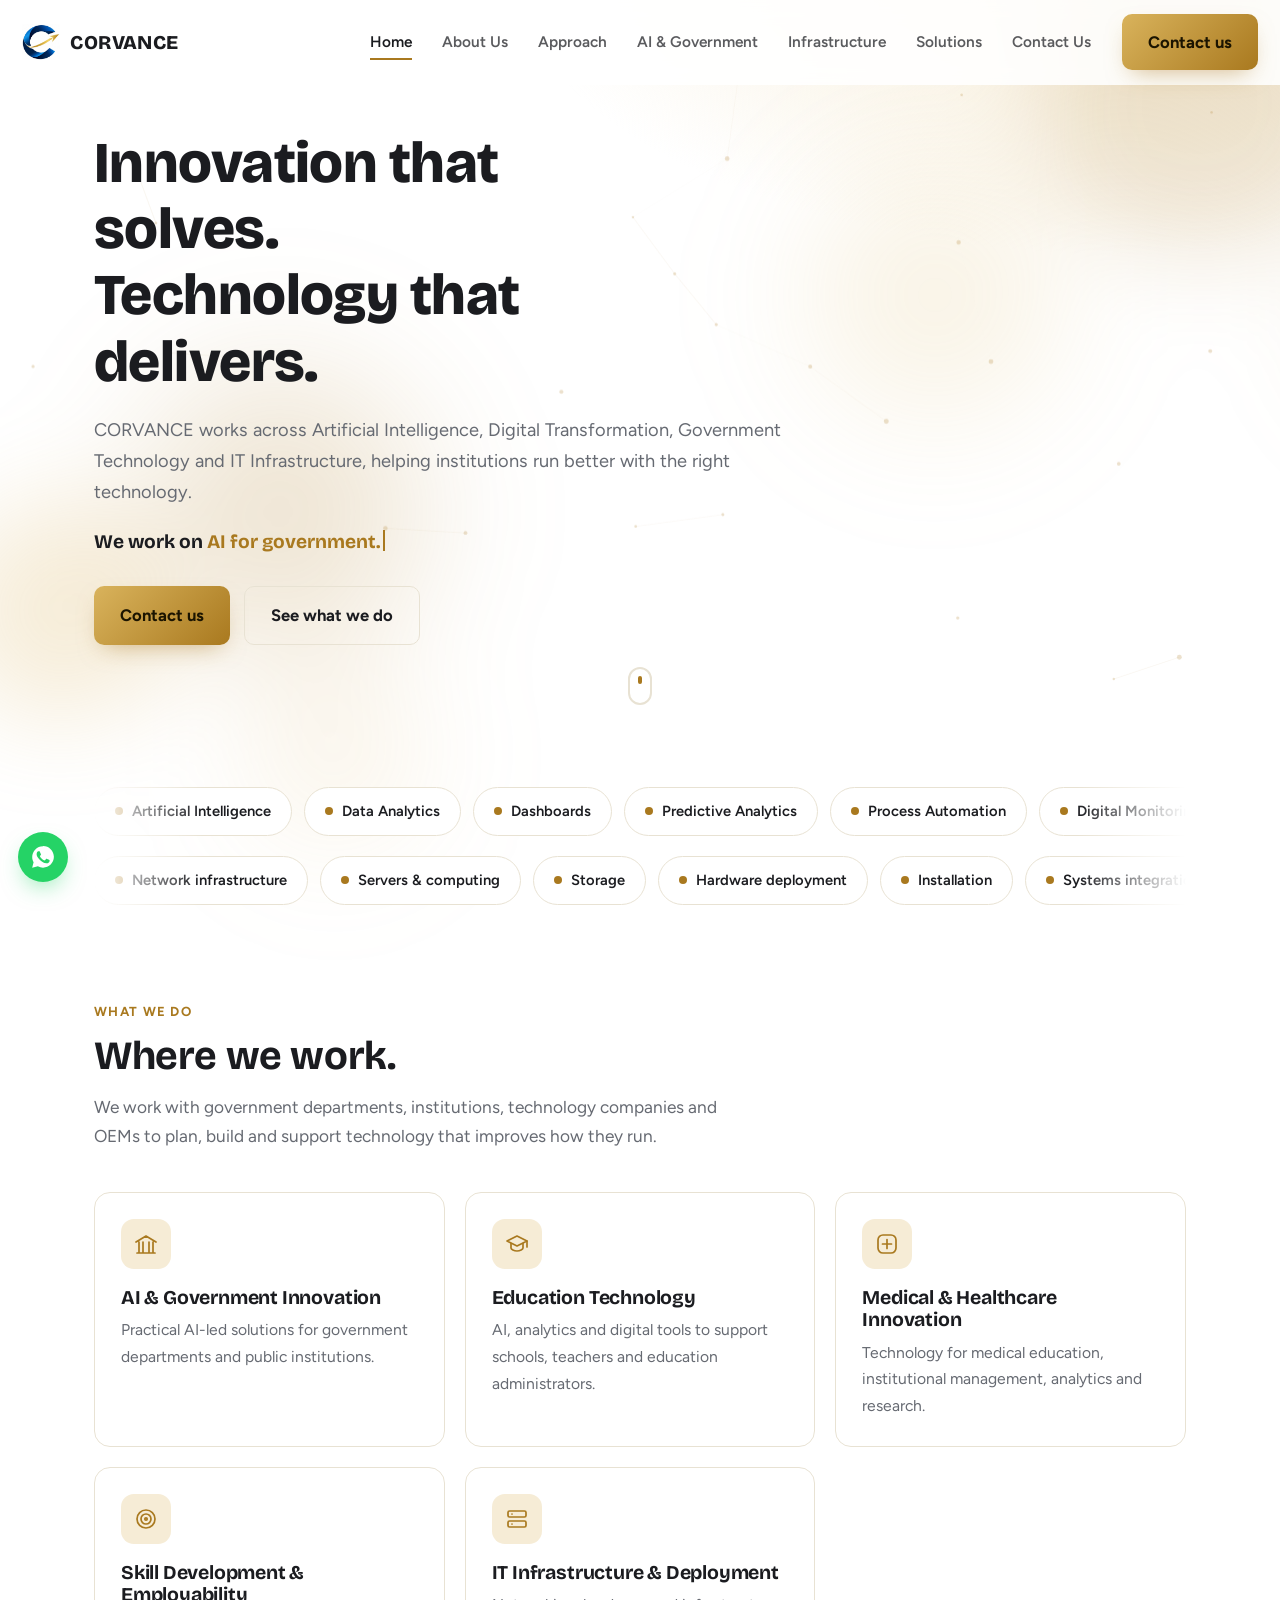
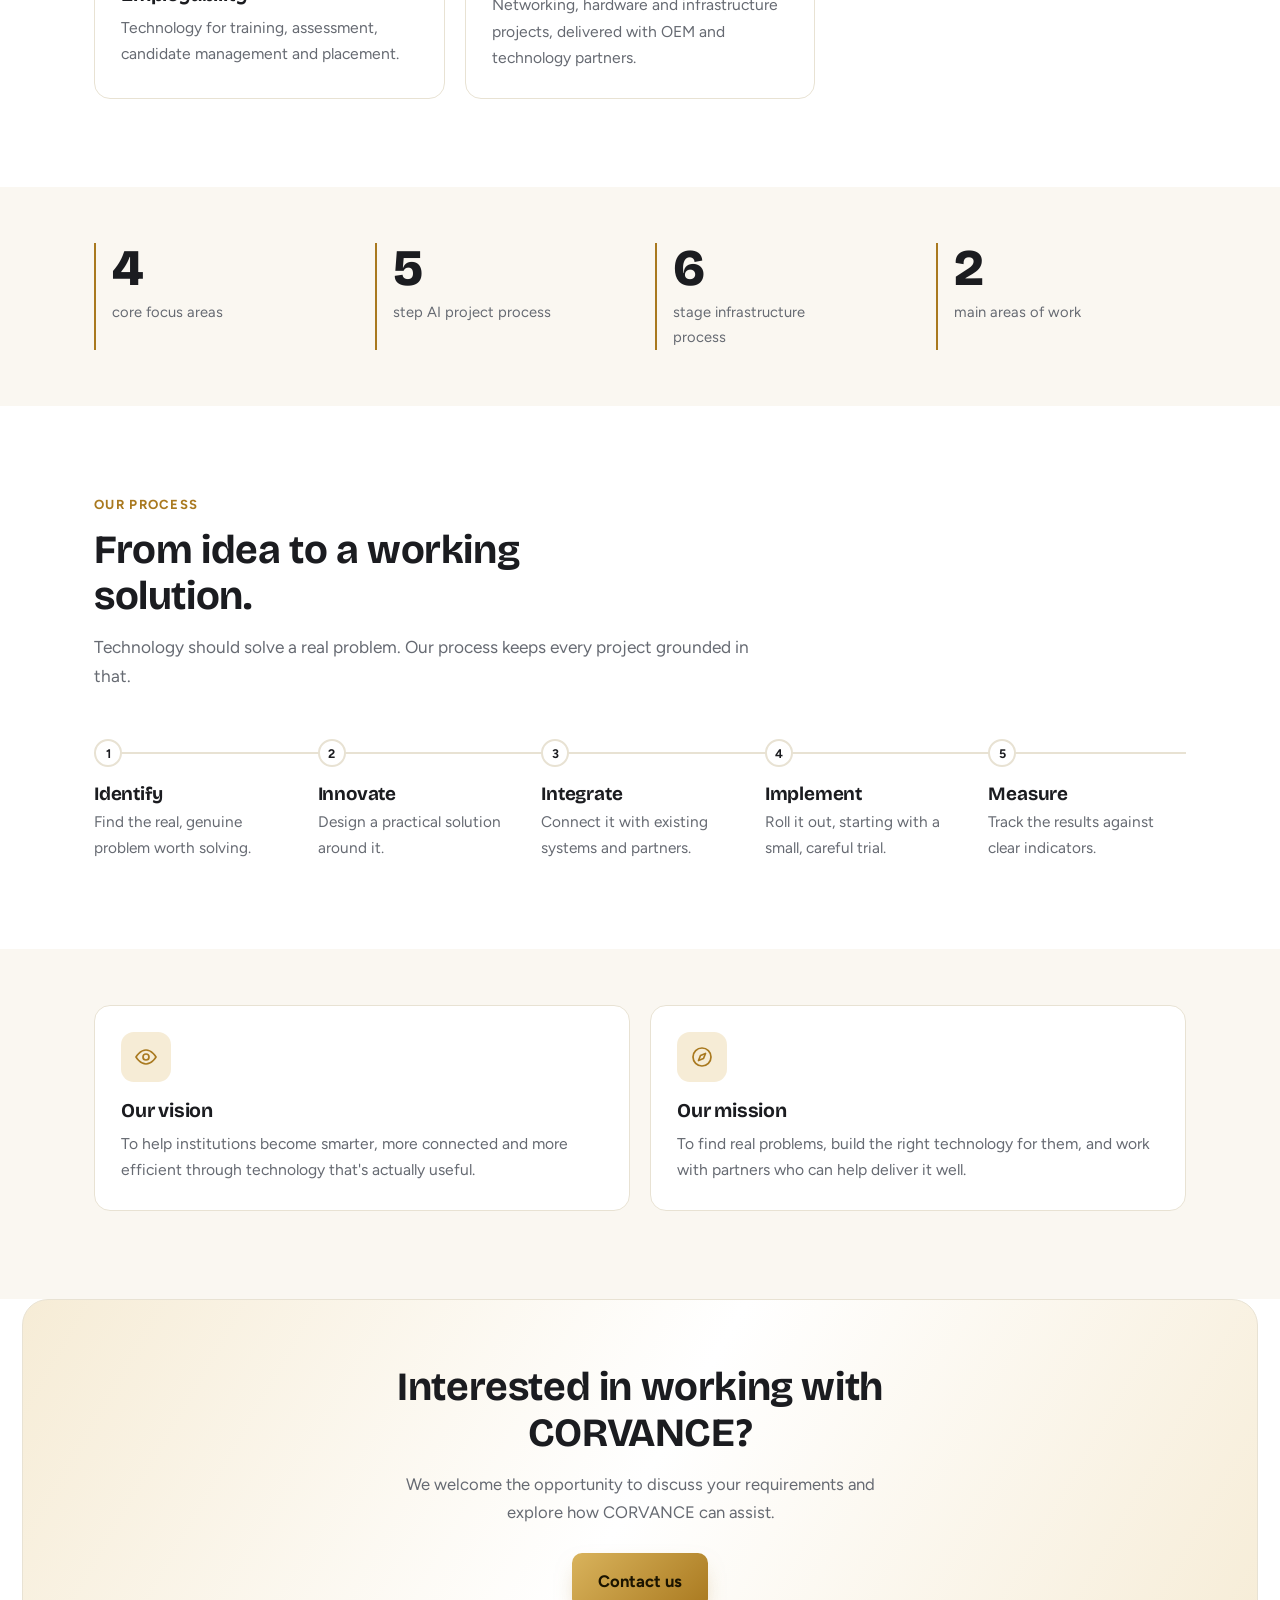
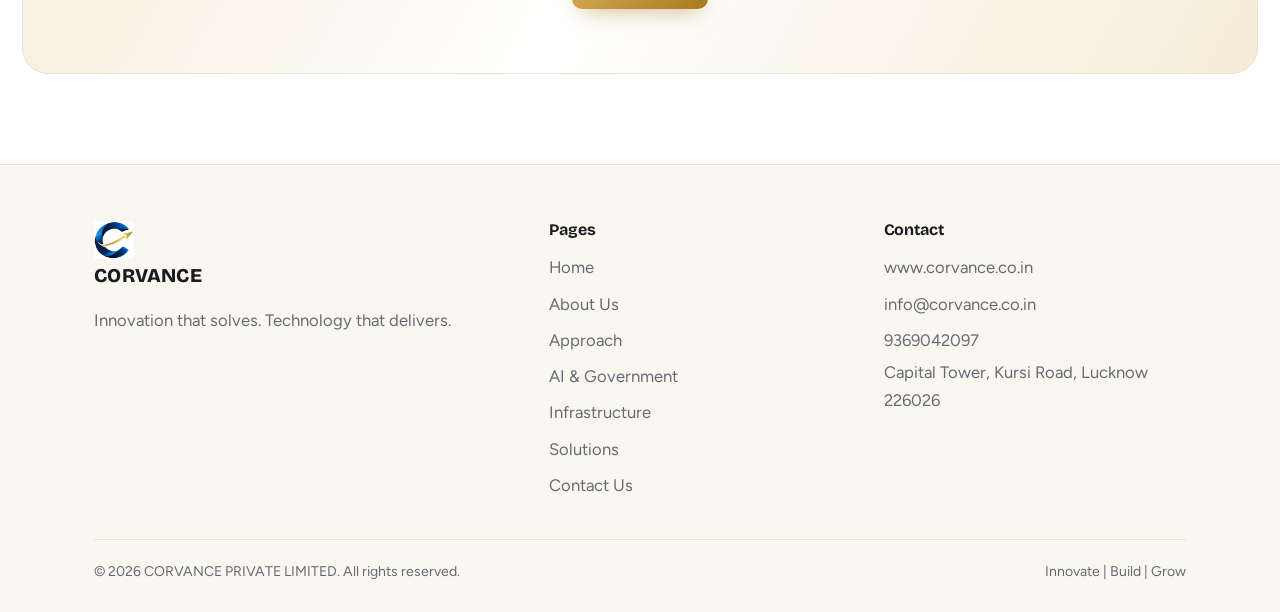
<file: index.html>
<!DOCTYPE html>
<html lang="en">
<head>
<meta charset="utf-8">
<meta name="viewport" content="width=device-width, initial-scale=1, viewport-fit=cover">
<title>CORVANCE Private Limited | AI, Government Technology and IT Infrastructure</title>
<meta name="description" content="CORVANCE works at the intersection of Artificial Intelligence, Digital Transformation, Government Technology and IT Infrastructure.">

<!-- Favicon (browser tab icon) -->
<link rel="icon" type="image/jpeg" href="assets/logo-icon.jpg">
<link rel="apple-touch-icon" href="assets/logo-icon.jpg">

<!-- Link preview card for WhatsApp, LinkedIn, email clients, etc.
     These are static tags because most link-preview crawlers do not run JavaScript,
     so the URLs below are hardcoded to the live domain. If the domain ever changes,
     update the four "https://www.corvance.co.in" lines below to match. -->
<meta property="og:type" content="website">
<meta property="og:site_name" content="CORVANCE Private Limited">
<meta property="og:title" content="CORVANCE Private Limited | AI, Government Technology and IT Infrastructure">
<meta property="og:description" content="CORVANCE works at the intersection of Artificial Intelligence, Digital Transformation, Government Technology and IT Infrastructure.">
<meta property="og:url" content="https://www.corvance.co.in/">
<meta property="og:image" content="https://www.corvance.co.in/assets/logo-lockup.jpg">
<meta name="twitter:card" content="summary_large_image">
<meta name="twitter:title" content="CORVANCE Private Limited">
<meta name="twitter:description" content="AI, Government Technology and IT Infrastructure.">
<meta name="twitter:image" content="https://www.corvance.co.in/assets/logo-lockup.jpg">

<!-- Organization structured data, helps Google show the name/logo correctly in search results.
     Update the email line once an official address is available; remove the comment marks around it. -->
<script type="application/ld+json">
{
  "@context": "https://schema.org",
  "@type": "Organization",
  "name": "CORVANCE Private Limited",
  "url": "https://www.corvance.co.in/",
  "logo": "https://www.corvance.co.in/assets/logo-lockup.jpg",
  "address": {
    "@type": "PostalAddress",
    "streetAddress": "Capital Tower, Kursi Road",
    "addressLocality": "Lucknow",
    "postalCode": "226026",
    "addressCountry": "IN"
  },
  "contactPoint": {
    "@type": "ContactPoint",
    "telephone": "+91-9369042097",
    "contactType": "customer service"
  }
}
</script>

<!-- Analytics (optional): paste a GA4 Measurement ID below (looks like "G-XXXXXXX") to enable.
     Left blank, nothing loads and nothing is tracked. -->
<script>
  const GA_MEASUREMENT_ID = '';
  if (GA_MEASUREMENT_ID) {
    const s = document.createElement('script');
    s.async = true;
    s.src = 'https://www.googletagmanager.com/gtag/js?id=' + GA_MEASUREMENT_ID;
    document.head.appendChild(s);
    window.dataLayer = window.dataLayer || [];
    function gtag(){dataLayer.push(arguments);}
    gtag('js', new Date());
    gtag('config', GA_MEASUREMENT_ID);
  }
</script>

<link rel="preconnect" href="https://fonts.googleapis.com">
<link rel="preconnect" href="https://fonts.gstatic.com" crossorigin>
<link href="https://fonts.googleapis.com/css2?family=Bricolage+Grotesque:opsz,wght@12..96,400..800&family=Figtree:wght@400;500;600&display=swap" rel="stylesheet">
<link rel="stylesheet" href="css/style.css">
</head>
<body>
<a class="skip" href="#main">Skip to content</a>
<div class="progress" id="progress"></div>
<div class="cursor" id="cursor"></div>

<header class="nav" id="nav">
  <a class="logo" href="#/home" aria-label="CORVANCE home">
    <img src="assets/logo-icon.jpg" alt="">
    <span class="nm">CORVANCE</span>
  </a>
  <nav class="links" id="links" aria-label="Main"></nav>
  <a class="btn btn-gold nav-cta mag" href="#/contact">Contact us</a>
  <button class="burger" id="burger" aria-label="Open menu" aria-expanded="false"><i></i><i></i></button>
</header>
<div class="mmenu" id="mmenu"></div>

<main id="main">

<!-- HOME -->
<section class="page" id="page-home" hidden>
  <div class="hero" data-play>
    <div class="orb o1" data-speed=".1"><b></b></div><div class="orb o2" data-speed=".16"><b></b></div>
    <canvas id="net" aria-hidden="true"></canvas>
    <div class="wrap">
      <h1 class="split"><span class="ln"><span>Innovation that solves.</span></span><span class="ln"><span>Technology that delivers.</span></span></h1>
      <p class="sub fx">CORVANCE works across Artificial Intelligence, Digital Transformation, Government Technology and IT Infrastructure, helping institutions run better with the right technology.</p>
      <div class="typed fx d2" aria-live="off">We work on <b id="typed"></b><s></s></div>
      <div class="cta-row fx d3">
        <a class="btn btn-gold mag" href="#/contact">Contact us</a>
        <a class="btn btn-line mag" href="#/solutions">See what we do</a>
      </div>
    </div>
    <div class="scrollcue" aria-hidden="true"></div>
  </div>

  <div class="sec tight"><div class="wrap">
    <div class="marq" aria-hidden="true"><div class="track" data-marq="0"></div></div>
    <div class="marq rev" aria-hidden="true"><div class="track" data-marq="1"></div></div>
  </div></div>

  <div class="sec" style="padding-top:30px"><div class="wrap">
    <span class="eyebrow" data-anim="rise">What we do</span>
    <h2 data-anim="rise">Where we work.</h2>
    <p class="lead" data-anim="rise">We work with government departments, institutions, technology companies and OEMs to plan, build and support technology that improves how they run.</p>
    <div class="grid3" id="focus"></div>
  </div></div>

  <div class="sec soft" style="padding-top:0;padding-bottom:0"><div class="sec tight"><div class="wrap"><div class="stats" id="stats"></div></div></div></div>

  <div class="sec"><div class="wrap">
    <span class="eyebrow" data-anim="rise">Our process</span>
    <h2 data-anim="wipe">From idea to a working solution.</h2>
    <p class="lead" data-anim="rise">Technology should solve a real problem. Our process keeps every project grounded in that.</p>
    <div class="proc" id="proc-home" style="--n:5"><div class="fill"></div></div>
  </div></div>

  <div class="sec soft" style="padding-top:0"><div class="wrap">
    <div class="grid3" style="grid-template-columns:repeat(auto-fit,minmax(min(100%,320px),1fr));margin-top:0;padding-top:56px">
      <div data-anim="left"><div class="card"><div class="icon" data-icon="eye"></div><h3>Our vision</h3><p>To help institutions become smarter, more connected and more efficient through technology that's actually useful.</p></div></div>
      <div data-anim="right"><div class="card"><div class="icon" data-icon="compass"></div><h3>Our mission</h3><p>To find real problems, build the right technology for them, and work with partners who can help deliver it well.</p></div></div>
    </div>
  </div></div>

  <div data-cta></div>
</section>

<!-- ABOUT US (leadership) -->
<section class="page" id="page-about-us" hidden>
  <div class="phead" data-play>
    <div class="orb o1" data-speed=".1"><b></b></div><div class="orb o2" data-speed=".16"><b></b></div>
    <div class="wrap">
      <h1 class="split"><span class="ln"><span>The people behind</span></span><span class="ln"><span>CORVANCE.</span></span></h1>
      <p class="fx">A small, hands-on team focused on doing the work properly.</p>
    </div>
  </div>

  <div class="sec"><div class="wrap">
    <span class="eyebrow" data-anim="rise">Leadership</span>
    <h2 data-anim="wipe">Executive Director.</h2>
    <div class="people" id="director" style="max-width:420px;margin-left:0"></div>
  </div></div>

  <div class="sec soft" style="padding-top:56px"><div class="wrap">
    <span class="eyebrow" data-anim="rise">Ownership</span>
    <h2 data-anim="wipe">Shareholders &amp; executives.</h2>
    <div class="people" id="shareholders"></div>
  </div></div>

  <div data-cta></div>
</section>

<!-- APPROACH -->
<section class="page" id="page-approach" hidden>
  <div class="phead" data-play>
    <div class="orb o1" data-speed=".1"><b></b></div><div class="orb o2" data-speed=".16"><b></b></div>
    <div class="wrap">
      <h1 class="split"><span class="ln"><span>Technology</span></span><span class="ln"><span>with purpose.</span></span></h1>
      <p class="fx">CORVANCE is an emerging technology and innovation-focused organisation working across Artificial Intelligence, Digital Transformation, Government Technology and IT Infrastructure.</p>
    </div>
  </div>

  <div class="sec"><div class="wrap">
    <span class="eyebrow" data-anim="rise">How we think</span>
    <h2 data-anim="wipe">Our approach is simple.</h2>
    <div class="panel" data-anim="rise" style="margin-top:26px">
      <p><strong>Understand the problem. Design the solution. Implement the technology. Measure the outcome.</strong><br><br>The future of technology adoption won't be defined by hardware or software alone, but by how much it actually improves the way an organisation works.</p>
    </div>
  </div></div>

  <div class="sec soft" style="padding-top:0"><div class="wrap">
    <span class="eyebrow" data-anim="rise" style="padding-top:56px;display:block">What we focus on</span>
    <h2 data-anim="wipe">Two areas of work.</h2>
    <div class="grid3" style="grid-template-columns:repeat(auto-fit,minmax(min(100%,420px),1fr))">
      <div data-anim="left"><article class="card"><div class="icon">01</div><h3>AI &amp; Digital Innovation</h3><p>Finding places where Artificial Intelligence, data and automation can genuinely improve how an organisation runs: its efficiency, decision-making, monitoring and day-to-day processes.</p></article></div>
      <div data-anim="right"><article class="card"><div class="icon">02</div><h3>Technology Infrastructure</h3><p>Helping organisations set up reliable technology infrastructure such as networks, computing and hardware, by working with OEMs, system integrators and technology partners.</p><a class="more" href="#/infrastructure">Infrastructure services <span aria-hidden="true">&rarr;</span></a></article></div>
    </div>
  </div></div>

  <div class="sec"><div class="wrap two">
    <div>
      <span class="eyebrow" data-anim="rise">Public sector</span>
      <h2 data-anim="wipe">Government technology.</h2>
      <p class="lead" data-anim="rise">We focus particularly on these areas:</p>
    </div>
    <ul class="tagc" id="about-gov" data-anim="rise" style="margin-top:0"></ul>
  </div></div>

  <div class="sec soft" style="padding-top:0"><div class="wrap">
    <span class="eyebrow" data-anim="rise" style="padding-top:56px;display:block">Our philosophy</span>
    <h2 data-anim="wipe">Innovation should solve a problem.</h2>
    <p class="lead" data-anim="rise">Before starting any project, we ask three questions:</p>
    <div class="grid3" id="philosophy"></div>
  </div></div>

  <div class="sec"><div class="wrap">
    <span class="eyebrow" data-anim="rise">How we work with others</span>
    <h2 data-anim="wipe">Building the right partnerships.</h2>
    <p class="lead" data-anim="rise">Good technology needs the right people around it. We aim to connect:</p>
    <div id="chain" data-anim="pop"></div>
  </div></div>
  <div data-cta></div>
</section>

<!-- AI & GOVERNMENT -->
<section class="page" id="page-ai" hidden>
  <div class="phead" data-play>
    <div class="orb o1" data-speed=".1"><b></b></div><div class="orb o2" data-speed=".16"><b></b></div>
    <div class="wrap">
      <h1 class="split"><span class="ln"><span>AI and innovation</span></span><span class="ln"><span>for government.</span></span></h1>
      <p class="fx">We don't use AI just because it's new. We look for places where it can genuinely make a public service work better.</p>
    </div>
  </div>

  <div class="sec"><div class="wrap">
    <span class="eyebrow" data-anim="rise">Our process</span>
    <h2 data-anim="wipe">How we approach an AI project.</h2>
    <p class="lead" data-anim="rise">A simple, careful path from understanding the problem to measuring the result.</p>
    <div class="grid3" id="aifw"></div>
  </div></div>

  <div class="sec soft" style="padding-top:0"><div class="wrap">
    <span class="eyebrow" data-anim="rise" style="padding-top:56px;display:block">What's possible</span>
    <h2 data-anim="wipe">Ways AI can help.</h2>
    <div class="grid3" id="aiapps"></div>
  </div></div>

  <div class="sec"><div class="wrap two">
    <div>
      <span class="eyebrow" data-anim="rise">Doing it responsibly</span>
      <h2 data-anim="wipe">Responsible AI.</h2>
      <p class="lead" data-anim="rise">AI used in government needs extra care. We pay particular attention to:</p>
      <div class="panel" data-anim="rise" style="margin-top:24px"><p><strong>We believe in AI that is closely supervised by people, and clearly tied to a real outcome, not AI for its own sake.</strong></p></div>
    </div>
    <ul class="tagc" id="responsible" data-anim="rise" style="margin-top:0"></ul>
  </div></div>

  <div class="sec soft" style="padding-top:56px"><div class="wrap">
    <span class="eyebrow" data-anim="rise">By sector</span>
    <h2 data-anim="wipe">Where we focus in the public sector.</h2>
    <p class="lead" data-anim="rise">Select a sector to see the areas we're exploring.</p>
    <div class="tabs" id="tabs" role="tablist" aria-label="Sectors"></div>
    <div id="sector" role="tabpanel"></div>
  </div></div>

  <div class="sec"><div class="wrap two">
    <div>
      <h2 data-anim="wipe">How we grow what works.</h2>
      <p class="lead" data-anim="rise">Most projects start small: a single institution tries something new, and we check carefully whether it's working. If it is, we help take it further, step by step, to a wider area:</p>
    </div>
    <div class="ladder-card" data-anim="rise" data-play>
      <div class="ladder" data-ladder></div>
    </div>
  </div></div>
  <div data-cta></div>
</section>

<!-- INFRASTRUCTURE -->
<section class="page" id="page-infrastructure" hidden>
  <div class="phead" data-play>
    <div class="orb o1" data-speed=".1"><b></b></div><div class="orb o2" data-speed=".16"><b></b></div>
    <div class="wrap">
      <h1 class="split"><span class="ln"><span>Connecting technology.</span></span><span class="ln"><span>Enabling deployment.</span></span></h1>
      <p class="fx">We work with technology manufacturers, distributors, system integrators and infrastructure providers, from the first requirement to installation, testing and ongoing support.</p>
    </div>
  </div>

  <div class="sec"><div class="wrap">
    <span class="eyebrow" data-anim="rise">What we cover</span>
    <h2 data-anim="wipe">Infrastructure capabilities.</h2>
    <div class="grid3" id="infra"></div>
  </div></div>

  <div class="sec soft" style="padding-top:0"><div class="wrap">
    <span class="eyebrow" data-anim="rise" style="padding-top:56px;display:block">Technology partners</span>
    <h2 data-anim="wipe">Manufacturers &amp; technology partners.</h2>
    <p class="lead" data-anim="rise">We aim to work with leading technology manufacturers across:</p>
    <ul class="tagc" id="oem-areas" data-anim="rise"></ul>
    <p class="lead" data-anim="rise" style="margin-top:30px">Names we may work with in this space include:</p>
    <ul class="tagc" id="oem-names" data-anim="rise"></ul>
    <div class="panel" data-anim="rise" style="margin-top:26px"><p>Any partnership or channel relationship is set up formally, with the right authorisation and commercial agreement in place first.</p></div>
  </div></div>

  <div class="sec"><div class="wrap">
    <span class="eyebrow" data-anim="rise">Step by step</span>
    <h2 data-anim="wipe">How a project runs.</h2>
    <p class="lead" data-anim="rise">Seven stages, from the first conversation to long-term support.</p>
    <div class="proc vert" id="proc-life"><div class="fill"></div></div>
  </div></div>
  <div data-cta></div>
</section>

<!-- SOLUTIONS -->
<section class="page" id="page-solutions" hidden>
  <div class="phead" data-play>
    <div class="orb o1" data-speed=".1"><b></b></div><div class="orb o2" data-speed=".16"><b></b></div>
    <div class="wrap">
      <h1 class="split"><span class="ln"><span>One technology partner.</span></span><span class="ln"><span>Several capabilities.</span></span></h1>
      <p class="fx">CORVANCE brings together AI, digital transformation, analytics and IT infrastructure under one roof.</p>
    </div>
  </div>

  <div class="sec"><div class="wrap">
    <span class="eyebrow" data-anim="rise">Capabilities</span>
    <h2 data-anim="wipe">What we can help with.</h2>
    <div class="grid3" id="caps"></div>
  </div></div>

  <div class="sec soft" style="padding-top:0"><div class="wrap">
    <span class="eyebrow" data-anim="rise" style="padding-top:56px;display:block">How we deliver</span>
    <h2 data-anim="wipe">Our delivery model.</h2>
    <div class="proc" id="proc-deliver" style="--n:6"><div class="fill"></div></div>
  </div></div>

  <div class="sec"><div class="wrap">
    <div class="panel" data-anim="rise">
      <h2 style="max-width:none">What we're actually aiming for.</h2>
      <p style="margin-top:14px">Delivering technology isn't the end goal by itself. What matters is:</p>
      <div class="eq" id="eq"></div>
    </div>
  </div></div>
  <div data-cta></div>
</section>

<!-- CONTACT -->
<section class="page" id="page-contact" hidden>
  <div class="phead" data-play>
    <div class="orb o1" data-speed=".1"><b></b></div><div class="orb o2" data-speed=".16"><b></b></div>
    <div class="wrap">
      <h1 class="split"><span class="ln"><span>Contact</span></span><span class="ln"><span>CORVANCE.</span></span></h1>
      <p class="fx">Government departments, OEMs, system integrators, technology companies and institutions are welcome to contact us regarding any requirement or partnership opportunity.</p>
    </div>
  </div>

  <div class="sec"><div class="wrap">
    <span class="eyebrow" data-anim="rise">Who we hear from</span>
    <h2 data-anim="wipe">Please select the option that applies to you.</h2>
    <p class="lead" data-anim="rise">Your selection will be reflected automatically in the form below.</p>
    <div class="grid3" id="partners"></div>
  </div></div>

  <div class="sec soft" style="padding-top:0"><div class="wrap">
    <span class="eyebrow" data-anim="rise" style="padding-top:56px;display:block">Get in touch</span>
    <h2 data-anim="wipe">Submit an enquiry.</h2>
    <div class="cgrid" style="margin-top:36px">
      <div class="card" data-anim="rise" id="formcard" style="height:auto">
        <form class="form" id="form" novalidate>
          <div class="row2">
            <div class="f"><input id="fn" name="name" placeholder=" " autocomplete="name" required><label for="fn">Full name</label><div class="err"></div></div>
            <div class="f"><input id="fe" name="email" type="email" placeholder=" " autocomplete="email" required><label for="fe">Email address</label><div class="err"></div></div>
          </div>
          <div class="row2">
            <div class="f"><input id="fc" name="org" placeholder=" " autocomplete="organization"><label for="fc">Organisation</label></div>
            <div class="f"><select id="fs" name="type"></select><label for="fs">I am contacting you as</label></div>
          </div>
          <div class="f"><select id="fa" name="area"></select><label for="fa">Area of interest</label></div>
          <div class="f"><textarea id="fm" name="message" placeholder=" " required></textarea><label for="fm">Please describe your requirement</label><div class="err"></div></div>
          <button class="btn btn-gold" type="submit" id="send">Submit enquiry</button>
          <p class="privacy-note">The details submitted above are used only to respond to your enquiry and are not shared with any third party.</p>
        </form>
      </div>
      <div class="info" id="info"></div>
    </div>
  </div></div>

  <div class="sec"><div class="wrap">
    <span class="eyebrow" data-anim="rise">Where we can help</span>
    <h2 data-anim="wipe">Areas of collaboration.</h2>
    <ul class="tagc" id="collab" data-anim="rise"></ul>
  </div></div>
</section>

</main>

<footer class="site">
  <div class="wrap">
    <div class="fgrid">
      <div><a class="logo" href="#/home" style="color:#fff;padding:0"><img src="assets/logo-icon.jpg" alt=""><span class="nm">CORVANCE</span></a><p style="margin-top:14px;max-width:36ch">Innovation that solves. Technology that delivers.</p></div>
      <div><h4>Pages</h4><div id="flinks"></div></div>
      <div><h4>Contact</h4><a data-web href="#"></a><a data-mail href="#"></a><a data-tel href="#"></a><span data-addr></span></div>
    </div>
    <div class="copy"><span>&copy; <span id="yr"></span> <span data-legal></span>. All rights reserved.</span><span>Innovate | Build | Grow</span></div>
  </div>
</footer>
<a class="whatsapp" id="whatsapp" href="#" target="_blank" rel="noopener" aria-label="Chat on WhatsApp">
  <svg viewBox="0 0 24 24" fill="currentColor" aria-hidden="true"><path d="M12.04 2c-5.5 0-10 4.5-10 10 0 1.77.46 3.45 1.27 4.9L2 22l5.25-1.38a9.94 9.94 0 004.79 1.22h.01c5.5 0 10-4.5 10-10s-4.5-10-10.01-10zm5.87 14.3c-.25.7-1.45 1.35-2 1.44-.51.08-1.15.11-1.86-.12-.43-.14-.98-.32-1.68-.63-2.96-1.28-4.9-4.26-5.04-4.46-.15-.2-1.21-1.6-1.21-3.05s.76-2.17 1.03-2.47c.27-.3.59-.37.79-.37.2 0 .39 0 .56.01.18.01.42-.07.65.5.25.6.85 2.08.92 2.23.07.15.12.33.02.53-.1.2-.15.32-.3.5-.15.18-.31.4-.44.53-.15.15-.3.31-.13.6.17.3.76 1.26 1.64 2.04 1.13 1 2.08 1.32 2.37 1.47.3.15.47.13.64-.08.18-.2.75-.87.95-1.17.2-.3.4-.25.66-.15.27.1 1.73.82 2.02.97.3.15.5.22.57.35.07.13.07.75-.18 1.45z"/></svg>
</a>
<button class="top" id="top" aria-label="Back to top"><svg width="20" height="20" viewBox="0 0 24 24" fill="none" stroke="currentColor" stroke-width="2.4" stroke-linecap="round" stroke-linejoin="round"><path d="M12 19V5M5 12l7-7 7 7"/></svg></button>

<script src="js/main.js"></script>
</body>
</html>
</file>
<file: css/style.css>
:root{
  color-scheme: only light;

  --bg:#ffffff;--bg-soft:#faf7f1;--surface:#ffffff;--line:#e8e2d3;--text:#1b1c20;--muted:#666a72;
  --gold:#a9791f;--gold-light:#d9b35c;--gold-pale:#f6ecd6;--dark:#17161a;--err:#c0392b;
}

*{box-sizing:border-box;margin:0;padding:0}

html{
  scroll-behavior:smooth;
  -webkit-text-size-adjust:100%;
  color-scheme:only light;
}

body{
  font-family:Figtree,system-ui,-apple-system,"Segoe UI",sans-serif;
  background:var(--bg);
  color:var(--text);
  line-height:1.7;
  overflow-x:hidden;
  font-size:1.04rem;
}

h1,h2,h3,h4{
  font-family:"Bricolage Grotesque",Figtree,system-ui,sans-serif;
  line-height:1.15;
  letter-spacing:-.01em;
  font-weight:700
}

a{color:inherit;text-decoration:none}
ul{list-style:none}
button,input,select,textarea{font:inherit;color:inherit}

:focus-visible{
  outline:3px solid var(--gold);
  outline-offset:3px;
  border-radius:6px
}

[hidden]{display:none!important}

.wrap{max-width:1140px;margin:0 auto;padding:0 24px}
.sec{padding:88px 0}
.sec.tight{padding:56px 0}
.sec.soft{background:var(--bg-soft)}
h2{font-size:clamp(1.7rem,3.6vw,2.5rem);max-width:20ch}

.eyebrow{
  display:block;
  color:var(--gold);
  font-weight:700;
  font-size:.82rem;
  letter-spacing:.1em;
  text-transform:uppercase;
  margin-bottom:10px
}

.lead{
  color:var(--muted);
  max-width:60ch;
  margin-top:14px;
  font-size:1.08rem
}

.skip{
  position:absolute;
  left:-999px;
  top:8px;
  background:var(--gold);
  color:#fff;
  padding:8px 14px;
  border-radius:8px;
  z-index:200
}

.skip:focus{left:8px}

main{
  position:relative;
  z-index:1;
  overflow-x:clip
}

.progress{
  position:fixed;
  top:0;
  left:0;
  height:3px;
  width:100%;
  transform-origin:0 50%;
  transform:scaleX(0);
  background:linear-gradient(90deg,var(--gold),var(--gold-light));
  z-index:120
}

.cursor{
  position:fixed;
  left:0;
  top:0;
  width:340px;
  height:340px;
  margin:-170px 0 0 -170px;
  border-radius:50%;
  background:radial-gradient(circle,rgba(169,121,31,.14),transparent 65%);
  pointer-events:none;
  z-index:0;
  opacity:0;
  transition:opacity .4s
}

.mag{transition:transform .25s cubic-bezier(.2,.8,.2,1)}

.orb{
  position:absolute;
  pointer-events:none;
  transform:translate3d(0,var(--py,0px),0);
  z-index:0;
}

.orb b{
  display:block;
  width:100%;
  height:100%;
  border-radius:50%;
  filter:blur(48px);
  animation:drift 13s ease-in-out infinite alternate;
  position:relative;
}

/* Main gold blob */
.o1{
  width:320px;
  height:320px;
  right:-80px;
  top:-60px
}

.o1 b{
  background:rgba(169,121,31,.16)
}

/* Extra gold blob #3 */
.o1 b::before{
  content:"";
  position:absolute;
  width:250px;
  height:250px;
  left:-230px;
  top:230px;
  border-radius:50%;
  background:rgba(217,179,92,.16);
  filter:blur(48px);
  animation:driftAlt 17s ease-in-out infinite alternate;
}

/* Extra gold blob #4 */
.o1 b::after{
  content:"";
  position:absolute;
  width:210px;
  height:210px;
  right:-180px;
  top:260px;
  border-radius:50%;
  background:rgba(169,121,31,.13);
  filter:blur(48px);
  animation:driftSoft 21s ease-in-out infinite alternate;
}

/* Existing second blob */
.o2{
  width:220px;
  height:220px;
  left:-50px;
  bottom:0
}

.o2 b{
  background:rgba(217,179,92,.22);
  animation-duration:17s
}

/* Extra gold blob #5 — slightly stronger focal blob */
.o2 b::before{
  content:"";
  position:absolute;
  width:280px;
  height:280px;
  left:190px;
  top:-130px;
  border-radius:50%;
  background:rgba(169,121,31,.20);
  filter:blur(54px);
  animation:driftHero 19s ease-in-out infinite alternate;
}

/* Extra gold blob #6 */
.o2 b::after{
  content:"";
  position:absolute;
  width:170px;
  height:170px;
  left:300px;
  top:170px;
  border-radius:50%;
  background:rgba(217,179,92,.14);
  filter:blur(45px);
  animation:driftSoft 23s ease-in-out infinite alternate-reverse;
}

/* nav */
.nav{
  position:fixed;
  top:0;
  left:0;
  right:0;
  z-index:60;
  padding:calc(env(safe-area-inset-top,0px) + 14px) 22px 14px;
  display:flex;
  align-items:center;
  gap:18px;
  background:rgba(255,255,255,.88);
  backdrop-filter:blur(10px);
  -webkit-backdrop-filter:blur(10px);
  border-bottom:1px solid transparent;
  transition:border-color .3s,box-shadow .3s
}

.nav.solid{
  border-bottom-color:var(--line);
  box-shadow:0 6px 24px rgba(20,20,15,.06)
}

.logo{
  display:flex;
  align-items:center;
  gap:10px;
  margin-right:auto
}

.logo img{height:36px;width:auto;display:block}

.logo .nm{
  font-family:"Bricolage Grotesque",sans-serif;
  font-weight:800;
  font-size:1.22rem;
  letter-spacing:.02em;
  color:var(--text)
}

.links{display:flex;gap:4px}

.links a{
  position:relative;
  padding:9px 13px;
  border-radius:999px;
  font-weight:600;
  font-size:.96rem;
  color:var(--text);
  opacity:.72;
  transition:opacity .2s
}

.links a::after{
  content:"";
  position:absolute;
  left:13px;
  right:13px;
  bottom:4px;
  height:2px;
  background:var(--gold);
  transform:scaleX(0);
  transform-origin:left;
  transition:transform .3s cubic-bezier(.2,.8,.2,1)
}

.links a:hover,.links a.act{opacity:1}

.links a:hover::after,.links a.act::after{
  transform:scaleX(1)
}

.burger{
  display:none;
  width:44px;
  height:44px;
  border-radius:50%;
  border:1px solid var(--line);
  background:transparent;
  cursor:pointer;
  position:relative
}

.burger i{
  position:absolute;
  left:12px;
  right:12px;
  height:2px;
  background:var(--text);
  border-radius:2px;
  transition:transform .35s,top .35s
}

.burger i:nth-child(1){top:17px}
.burger i:nth-child(2){top:24px}

.burger[aria-expanded="true"] i:nth-child(1){
  top:20px;
  transform:rotate(45deg)
}

.burger[aria-expanded="true"] i:nth-child(2){
  top:20px;
  transform:rotate(-45deg)
}

.mmenu{
  position:fixed;
  inset:0;
  background:var(--bg);
  z-index:55;
  display:flex;
  flex-direction:column;
  justify-content:center;
  gap:4px;
  padding:0 32px;
  transform:translateY(-100%);
  transition:transform .5s cubic-bezier(.7,0,.2,1);
  visibility:hidden
}

.mmenu.open{
  transform:none;
  visibility:visible
}

.mmenu a{
  font-family:"Bricolage Grotesque",sans-serif;
  font-size:2.1rem;
  font-weight:700;
  color:var(--text);
  padding:6px 0;
  opacity:0;
  transform:translateY(20px);
  transition:opacity .4s,transform .4s
}

.mmenu.open a{
  opacity:1;
  transform:none
}

.mmenu.open a:nth-child(2){transition-delay:.06s}
.mmenu.open a:nth-child(3){transition-delay:.12s}
.mmenu.open a:nth-child(4){transition-delay:.18s}
.mmenu.open a:nth-child(5){transition-delay:.24s}
.mmenu.open a:nth-child(6){transition-delay:.3s}
.mmenu.open a:nth-child(7){transition-delay:.36s}

.mmenu a.act{color:var(--gold)}

@media (max-width:1080px){
  .links{display:none}
  .burger{display:block}
}

@media (max-width:640px){
  .btn.nav-cta{display:none}
}

/* buttons */
.btn{
  display:inline-flex;
  align-items:center;
  justify-content:center;
  gap:8px;
  padding:14px 26px;
  border-radius:10px;
  font-weight:700;
  border:0;
  cursor:pointer;
  transition:transform .15s ease,box-shadow .25s,background .25s
}

.btn-gold{
  background:linear-gradient(135deg,var(--gold-light),var(--gold));
  color:#1b1400;
  box-shadow:0 10px 24px -10px rgba(169,121,31,.55)
}

.btn-gold:hover{
  box-shadow:0 14px 30px -10px rgba(169,121,31,.65);
  transform:translateY(-1px)
}

.btn-line{
  background:transparent;
  color:var(--text);
  border:1.5px solid var(--line)
}

.btn-line:hover{
  border-color:var(--gold);
  color:var(--gold)
}

.btn-dark{
  background:var(--dark);
  color:#fff
}

.btn-dark:hover{transform:translateY(-1px)}
.btn:active{transform:scale(.98)}

/* hero + page heads */
.hero{
  position:relative;
  padding:calc(env(safe-area-inset-top,0px) + 130px) 0 76px;
  background:radial-gradient(1000px 480px at 88% -6%,var(--gold-pale),transparent 62%)
}

.hero canvas{
  position:absolute;
  inset:0;
  width:100%;
  height:100%;
  opacity:.55
}

.hero .wrap{position:relative}

.split{
  font-size:clamp(2.2rem,5.2vw,3.6rem);
  font-weight:800;
  max-width:16ch
}

.ln{
  display:block;
  overflow:hidden;
  padding-bottom:.08em;
  margin-bottom:-.08em
}

.ln>span{
  display:block;
  transform:translateY(112%)
}

.play .ln>span{
  animation:up .9s cubic-bezier(.2,.8,.2,1) forwards
}

.play .ln:nth-child(2)>span{animation-delay:.1s}
.play .ln:nth-child(3)>span{animation-delay:.2s}

.fx{opacity:0}

.play .fx{
  animation:fx .8s cubic-bezier(.2,.8,.2,1) forwards;
  animation-delay:.5s
}

.play .fx.d2{animation-delay:.68s}
.play .fx.d3{animation-delay:.86s}

.hero p.sub{
  color:var(--muted);
  max-width:58ch;
  margin-top:20px;
  font-size:1.14rem
}

.typed{
  margin-top:18px;
  font-family:"Bricolage Grotesque",sans-serif;
  font-size:1.2rem;
  font-weight:700;
  color:var(--text);
  min-height:1.6em
}

.typed b{color:var(--gold)}

.typed s{
  display:inline-block;
  width:2px;
  height:1.1em;
  background:var(--gold);
  margin-left:3px;
  vertical-align:-.15em;
  animation:blink 1s steps(2) infinite;
  text-decoration:none
}

.cta-row{
  display:flex;
  flex-wrap:wrap;
  gap:14px;
  margin-top:28px
}

.scrollcue{
  position:absolute;
  left:50%;
  bottom:16px;
  width:24px;
  height:38px;
  border:2px solid var(--line);
  border-radius:14px;
  transform:translateX(-50%)
}

.scrollcue::after{
  content:"";
  position:absolute;
  left:50%;
  top:7px;
  width:4px;
  height:8px;
  margin-left:-2px;
  border-radius:2px;
  background:var(--gold);
  animation:wheel 1.6s ease-in-out infinite
}

@media (max-width:760px){
  .scrollcue{display:none}
}

.phead{
  position:relative;
  padding:calc(env(safe-area-inset-top,0px) + 140px) 0 64px;
  background:radial-gradient(900px 420px at 88% -8%,var(--gold-pale),transparent 62%)
}

.phead .split{
  font-size:clamp(2.1rem,4.6vw,3.1rem)
}

.phead p{
  color:var(--muted);
  max-width:56ch;
  margin-top:16px;
  font-size:1.08rem
}

/* cards */
.grid3{
  display:grid;
  gap:20px;
  grid-template-columns:repeat(auto-fit,minmax(min(100%,300px),1fr));
  margin-top:40px
}

.card{
  position:relative;
  height:100%;
  background:var(--surface);
  border:1px solid var(--line);
  border-radius:16px;
  padding:26px;
  transition:border-color .25s,box-shadow .25s,transform .25s
}

.card:hover{
  border-color:var(--gold);
  box-shadow:0 16px 34px -22px rgba(20,20,15,.25);
  transform:translateY(-2px)
}

.card h3{
  font-size:1.22rem;
  margin:18px 0 8px
}

.card p{
  color:var(--muted);
  font-size:.98rem
}

.icon{
  width:50px;
  height:50px;
  border-radius:13px;
  display:grid;
  place-items:center;
  background:var(--gold-pale);
  color:var(--gold)
}

.icon svg{
  width:24px;
  height:24px;
  fill:none;
  stroke:currentColor;
  stroke-width:1.7;
  stroke-linecap:round;
  stroke-linejoin:round
}

.chk{
  display:grid;
  gap:9px;
  margin-top:16px
}

.chk li{
  position:relative;
  padding-left:24px;
  color:var(--muted);
  font-size:.96rem
}

.chk li::before{
  content:"";
  position:absolute;
  left:1px;
  top:.55em;
  width:10px;
  height:6px;
  border-left:2px solid var(--gold);
  border-bottom:2px solid var(--gold);
  transform:rotate(-45deg)
}

.tagc{
  display:flex;
  flex-wrap:wrap;
  gap:9px;
  margin-top:20px
}

.tagc li{
  padding:9px 16px;
  border-radius:999px;
  background:var(--bg-soft);
  border:1px solid var(--line);
  font-weight:500;
  font-size:.92rem;
  color:var(--text)
}

.more{
  display:inline-flex;
  margin-top:30px;
  font-weight:700;
  color:var(--gold);
  gap:8px
}

a.card{display:block}

/* stats */
.stats{
  display:grid;
  grid-template-columns:repeat(4,1fr);
  gap:30px
}

@media (max-width:820px){
  .stats{grid-template-columns:repeat(2,1fr)}
}

.stat{
  border-left:2px solid var(--gold);
  padding-left:16px
}

.stat b{
  display:block;
  font-family:"Bricolage Grotesque",sans-serif;
  font-size:clamp(2.1rem,4.4vw,3.2rem);
  font-weight:800;
  line-height:1;
  color:var(--text)
}

.stat span{
  display:block;
  margin-top:6px;
  color:var(--muted);
  font-size:.92rem;
  max-width:20ch
}

/* marquee */
.marq{
  overflow:hidden;
  padding:10px 0;
  -webkit-mask-image:linear-gradient(90deg,transparent,#000 10%,#000 90%,transparent);
  mask-image:linear-gradient(90deg,transparent,#000 10%,#000 90%,transparent)
}

.track{
  display:flex;
  gap:12px;
  width:max-content;
  animation:marq 40s linear infinite
}

.marq.rev .track{
  animation-direction:reverse;
  animation-duration:48s
}

.marq:hover .track{animation-play-state:paused}

.pill{
  display:flex;
  align-items:center;
  gap:9px;
  padding:11px 20px;
  border-radius:999px;
  background:var(--surface);
  border:1px solid var(--line);
  font-weight:600;
  font-size:.92rem;
  white-space:nowrap
}

.pill i{
  width:8px;
  height:8px;
  border-radius:50%;
  background:var(--gold)
}

/* process steps */
.proc{
  position:relative;
  display:grid;
  gap:32px;
  padding-left:44px;
  margin-top:48px
}

.proc::before{
  content:"";
  position:absolute;
  left:13px;
  top:6px;
  bottom:6px;
  width:2px;
  background:var(--line)
}

.proc .fill{
  position:absolute;
  left:13px;
  top:6px;
  width:2px;
  height:calc((100% - 12px)*var(--p,0));
  background:var(--gold)
}

.step{position:relative}

.step h3{
  font-size:1.18rem;
  margin-bottom:4px;
  display:flex;
  align-items:baseline;
  gap:8px
}

.step h3 small{
  font-size:.72rem;
  font-weight:600;
  color:var(--muted);
  text-transform:none;
  letter-spacing:0
}

.step p{
  color:var(--muted);
  font-size:.96rem
}

.step .dot{
  position:absolute;
  left:-44px;
  top:0;
  width:28px;
  height:28px;
  border-radius:50%;
  background:var(--surface);
  border:2px solid var(--line);
  display:grid;
  place-items:center;
  font-weight:700;
  font-size:.78rem;
  transition:all .4s cubic-bezier(.2,.8,.2,1)
}

.step.on .dot{
  background:var(--gold);
  border-color:var(--gold);
  color:#fff;
  transform:scale(1.12)
}

@media (min-width:900px){
  .proc:not(.vert){
    grid-template-columns:repeat(var(--n,4),1fr);
    padding:44px 0 0;
    gap:26px
  }

  .proc:not(.vert)::before{
    left:0;
    right:0;
    top:13px;
    bottom:auto;
    height:2px;
    width:auto
  }

  .proc:not(.vert) .fill{
    left:0;
    top:13px;
    height:2px;
    width:calc(100%*var(--p,0))
  }

  .proc:not(.vert) .step .dot{
    left:0;
    top:-44px
  }
}

/* ladder */
.ladder-card{
  background:var(--surface);
  border:1px solid var(--line);
  border-radius:18px;
  padding:26px;
  max-width:520px
}

.ladder-card h3{
  font-size:1.1rem;
  margin-bottom:6px
}

.ladder-card>p{
  color:var(--muted);
  font-size:.96rem;
  margin-bottom:18px
}

.ladder{
  display:grid;
  gap:11px
}

.rung{
  position:relative;
  height:38px;
  border-radius:999px;
  background:var(--bg-soft);
  overflow:hidden;
  border:1px solid var(--line)
}

.rung b{
  position:absolute;
  left:0;
  top:0;
  bottom:0;
  width:var(--w);
  border-radius:999px;
  background:linear-gradient(90deg,var(--gold-light),var(--gold));
  transform:scaleX(0);
  transform-origin:left
}

.play .rung b,.in .rung b{
  transform:none;
  transition:transform 1.1s cubic-bezier(.2,.8,.2,1);
  transition-delay:calc(.5s + var(--k)*.12s)
}

.rung span{
  position:absolute;
  left:15px;
  top:50%;
  transform:translateY(-50%);
  font-weight:700;
  font-size:.88rem;
  z-index:2;
  color:var(--text)
}

/* flow */
.flow{
  display:flex;
  flex-wrap:wrap;
  align-items:center;
  gap:10px 8px;
  margin-top:20px
}

.node{
  padding:11px 17px;
  border-radius:11px;
  background:var(--surface);
  border:1.5px solid var(--line);
  font-weight:600;
  font-size:.94rem
}

.arr{
  width:30px;
  height:2px;
  background:var(--line);
  position:relative;
  flex:none
}

.arr::after{
  content:"";
  position:absolute;
  right:-1px;
  top:-4px;
  border-left:7px solid var(--line);
  border-top:5px solid transparent;
  border-bottom:5px solid transparent
}

.flow.v{
  flex-direction:column;
  align-items:center
}

.flow.v .node{
  min-width:min(100%,340px);
  text-align:center;
  padding:14px 20px
}

.flow.v .arr{
  width:2px;
  height:26px
}

.flow.v .arr::after{
  right:auto;
  left:-4px;
  top:auto;
  bottom:-1px;
  border-left:5px solid transparent;
  border-right:5px solid transparent;
  border-top:7px solid var(--line);
  border-bottom:0
}

@media (max-width:700px){
  .flow{
    flex-direction:column;
    align-items:flex-start
  }

  .flow:not(.v) .arr{
    width:2px;
    height:22px;
    margin-left:24px
  }

  .flow:not(.v) .arr::after{
    right:auto;
    left:-4px;
    top:auto;
    bottom:-1px;
    border-left:5px solid transparent;
    border-right:5px solid transparent;
    border-top:7px solid var(--line);
    border-bottom:0
  }
}

.flow-t{
  font-weight:700;
  margin-top:32px;
  font-family:"Bricolage Grotesque",sans-serif;
  font-size:1.1rem
}

/* tabs */
.tabs{
  display:flex;
  flex-wrap:wrap;
  gap:9px;
  margin-top:32px
}

.tab{
  padding:10px 20px;
  border-radius:999px;
  border:1.5px solid var(--line);
  background:transparent;
  cursor:pointer;
  font-weight:600;
  transition:all .2s
}

.tab:hover{border-color:var(--gold)}
.tab.on{background:var(--gold);border-color:var(--gold);color:#fff}

.tabp{
  margin-top:34px;
  animation:tabin .5s cubic-bezier(.2,.8,.2,1)
}

.tabp h3{font-size:clamp(1.5rem,3vw,2.1rem)}
.tabp .sub2{color:var(--muted);font-size:1.05rem;margin-top:6px}
.tabp .intro{max-width:66ch;margin-top:14px;color:var(--muted)}
.tabp .grid3{margin-top:28px}
.tabp .blk{margin-top:40px}
.tabp .blk h4{font-size:1.22rem}
.tabp .blk>p{color:var(--muted);max-width:64ch;margin-top:8px}

.tabp .tagline{
  margin-top:40px;
  font-family:"Bricolage Grotesque",sans-serif;
  font-weight:700;
  font-size:1.2rem;
  color:var(--gold)
}

.rows{
  display:grid;
  gap:10px;
  margin-top:16px;
  max-width:760px
}

.rows div{
  display:grid;
  grid-template-columns:170px 1fr;
  gap:16px;
  padding:13px 0;
  border-bottom:1px solid var(--line)
}

.rows b{font-family:"Bricolage Grotesque",sans-serif}
.rows span{color:var(--muted)}

@media (max-width:560px){
  .rows div{
    grid-template-columns:1fr;
    gap:2px
  }
}

/* equation */
.eq{
  display:flex;
  flex-wrap:wrap;
  gap:10px;
  align-items:center;
  margin-top:26px
}

.eq span{
  padding:11px 20px;
  border-radius:999px;
  background:var(--gold-pale);
  color:var(--gold);
  border:1px solid var(--line);
  font-weight:700
}

.eq i{
  font-style:normal;
  font-size:1.4rem;
  color:var(--gold);
  font-weight:700
}

/* people */
.people{
  display:grid;
  gap:20px;
  grid-template-columns:repeat(auto-fit,minmax(min(100%,240px),1fr));
  margin-top:36px
}

.person{
  background:var(--surface);
  border:1px solid var(--line);
  border-radius:16px;
  padding:28px 24px;
  text-align:center;
  transition:border-color .25s,box-shadow .25s,transform .25s
}

.person:hover{
  border-color:var(--gold);
  box-shadow:0 16px 34px -22px rgba(20,20,15,.25);
  transform:translateY(-2px)
}
.person .avatar{
  width:100%;
  aspect-ratio:3 / 4;
  height:auto;
  border-radius:14px;
  margin:0 auto 20px;
  position:relative;
  overflow:hidden;
  font-family:"Bricolage Grotesque",sans-serif;
  font-weight:700;
  font-size:1.5rem;
  color:#fff;
  background:linear-gradient(135deg,var(--gold-light),var(--gold))
}



.person .avatar .initials{
  position:absolute;
  inset:0;
  display:grid;
  place-items:center
}

.person .avatar img{
  position:absolute;
  inset:0;
  width:100%;
  height:100%;
  object-fit:cover;
  opacity:1;
  transition:opacity .3s
}

.person h3{
  font-size:1.12rem;
  margin-bottom:4px
}

.person .role{
  color:var(--gold);
  font-weight:600;
  font-size:.88rem
}

.person .bio{
  color:var(--muted);
  font-size:.92rem;
  margin-top:14px;
  text-align:left
}
/* Executive Director */
#director .person .avatar{
  width:100%;
  aspect-ratio:3 / 4;
}

/* Shareholders / Directors */
#shareholders .person .avatar{
  width:70%;
  aspect-ratio:1 / 1;
  margin-left:auto;
  margin-right:auto;
}

/* cta */
.cta{
  margin:0 22px;
  border-radius:26px;
  padding:64px 28px;
  text-align:center;
  background:linear-gradient(120deg,var(--gold-pale),#fff,var(--gold-pale));
  border:1px solid var(--line)
}

.cta h2{
  margin:0 auto;
  max-width:22ch
}

.cta p{
  max-width:48ch;
  margin:14px auto 0;
  color:var(--muted)
}

.cta .btn{margin-top:26px}

/* about */
.two{
  display:grid;
  grid-template-columns:1fr 1fr;
  gap:52px;
  align-items:start
}

@media (max-width:860px){
  .two{
    grid-template-columns:1fr;
    gap:32px
  }
}

.two p+p{margin-top:14px}
.two p{color:var(--muted)}

.panel{
  background:var(--surface);
  border:1px solid var(--line);
  border-left:4px solid var(--gold);
  border-radius:0 16px 16px 0;
  padding:34px
}

.panel p{
  color:var(--muted);
  max-width:64ch;
  font-size:1.05rem
}

/* contact */
.cgrid{
  display:grid;
  grid-template-columns:1.2fr .8fr;
  gap:28px;
  align-items:start
}

@media (max-width:900px){
  .cgrid{grid-template-columns:1fr}
}

.form{
  display:grid;
  gap:16px
}

.row2{
  display:grid;
  grid-template-columns:1fr 1fr;
  gap:16px
}

@media (max-width:560px){
  .row2{grid-template-columns:1fr}
}

.f{position:relative}

.f input,.f select,.f textarea{
  width:100%;
  padding:20px 15px 9px;
  border-radius:12px;
  border:1.5px solid var(--line);
  background:var(--bg-soft);
  outline:0;
  transition:border-color .2s,box-shadow .2s
}

.f textarea{
  min-height:120px;
  resize:vertical
}

.f label{
  position:absolute;
  left:16px;
  top:14px;
  color:var(--muted);
  pointer-events:none;
  transition:all .18s;
  font-size:1rem
}

.f input:focus,.f select:focus,.f textarea:focus{
  border-color:var(--gold);
  box-shadow:0 0 0 3px var(--gold-pale)
}

.f input:not(:placeholder-shown)+label,
.f input:focus+label,
.f textarea:not(:placeholder-shown)+label,
.f textarea:focus+label,
.f select+label{
  top:5px;
  font-size:.72rem;
  color:var(--gold)
}

.f.bad input,.f.bad textarea{
  border-color:var(--err);
  animation:shake .35s
}

.err{
  color:var(--err);
  font-size:.8rem;
  margin-top:3px;
  min-height:1em
}

.privacy-note{
  color:var(--muted);
  font-size:.82rem;
  margin-top:-4px
}

.info{
  display:grid;
  gap:12px
}

.info .card{
  padding:20px;
  display:flex;
  gap:14px;
  align-items:center
}

.info .card h3{
  margin:0;
  font-size:1.02rem
}

.info .card p{
  margin:2px 0 0;
  word-break:break-word
}

.info .copy-btn{
  background:none;
  border:0;
  cursor:pointer;
  text-align:left;
  width:100%;
  display:flex;
  gap:14px;
  align-items:center;
  padding:0
}

.info .copy-hint{
  margin-left:auto;
  flex:none;
  font-size:.78rem;
  font-weight:700;
  color:var(--gold);
  opacity:.75;
  white-space:nowrap
}

.info .copy-btn:hover .copy-hint{opacity:1}

.done{
  text-align:center;
  padding:34px 8px
}

.done svg{width:88px;height:88px}

.done circle{
  fill:none;
  stroke:var(--gold);
  stroke-width:4;
  stroke-dasharray:190;
  stroke-dashoffset:190;
  animation:draw .8s ease forwards
}

.done path{
  fill:none;
  stroke:var(--gold);
  stroke-width:5;
  stroke-linecap:round;
  stroke-linejoin:round;
  stroke-dasharray:60;
  stroke-dashoffset:60;
  animation:draw .5s .7s ease forwards
}

.done h3{
  font-size:1.6rem;
  margin:16px 0 6px
}

.done p{color:var(--muted)}

.pcard.sel{
  border-color:var(--gold);
  box-shadow:0 0 0 3px var(--gold-pale)
}

.pcard .pick{
  display:inline-block;
  margin-top:12px;
  font-weight:700;
  font-size:.88rem;
  color:var(--gold)
}

/* footer */
footer.site{
  background:var(--bg-soft);
  color:var(--muted);
  margin-top:90px;
  padding:56px 0 calc(env(safe-area-inset-bottom,0px) + 28px);
  border-top:1px solid var(--line)
}

footer.site .logo img{height:38px}
footer.site .logo .nm{color:var(--text)}

.fgrid{
  display:grid;
  grid-template-columns:1.4fr 1fr 1fr;
  gap:32px
}

@media (max-width:760px){
  .fgrid{grid-template-columns:1fr}
}

.fgrid h4{
  color:var(--text);
  margin-bottom:10px;
  font-size:1rem
}

.fgrid a{
  display:block;
  padding:4px 0;
  transition:color .2s
}

.fgrid a:hover{color:var(--gold)}

.copy{
  margin-top:36px;
  padding-top:20px;
  border-top:1px solid var(--line);
  display:flex;
  flex-wrap:wrap;
  gap:12px;
  justify-content:space-between;
  font-size:.88rem
}

.top{
  position:fixed;
  right:18px;
  bottom:calc(env(safe-area-inset-bottom,0px) + 18px);
  width:46px;
  height:46px;
  border-radius:50%;
  background:var(--gold);
  color:#fff;
  border:0;
  cursor:pointer;
  z-index:40;
  display:grid;
  place-items:center;
  opacity:0;
  transform:translateY(20px) scale(.8);
  transition:all .3s;
  pointer-events:none;
  box-shadow:0 10px 24px -8px rgba(169,121,31,.6)
}

.top.show{
  opacity:1;
  transform:none;
  pointer-events:auto
}

.whatsapp{
  position:fixed;
  left:18px;
  bottom:calc(env(safe-area-inset-bottom,0px) + 18px);
  width:50px;
  height:50px;
  border-radius:50%;
  background:#25d366;
  color:#fff;
  z-index:40;
  display:grid;
  place-items:center;
  box-shadow:0 10px 24px -8px rgba(37,211,102,.6);
  transition:transform .2s
}

.whatsapp:hover{transform:translateY(-2px)}
.whatsapp svg{width:26px;height:26px}

/* reveal */
[data-anim]{
  opacity:0;
  transition:opacity .7s,transform .8s cubic-bezier(.2,.8,.2,1);
  transition-delay:calc(var(--i,0)*80ms)
}

[data-anim=rise]{transform:translateY(26px)}
[data-anim=pop]{transform:scale(.92)}
[data-anim=left]{transform:translateX(-30px)}
[data-anim=right]{transform:translateX(30px)}
[data-anim].in{opacity:1;transform:none}

/* animations */
@keyframes up{
  to{transform:none}
}

@keyframes fx{
  from{opacity:0;transform:translateY(18px)}
  to{opacity:1;transform:none}
}

@keyframes blink{
  50%{opacity:0}
}

@keyframes wheel{
  0%{transform:translateY(0);opacity:1}
  80%{transform:translateY(12px);opacity:0}
  100%{opacity:0}
}

@keyframes drift{
  to{transform:translate(-36px,44px) scale(1.12)}
}

/* Extra blob movement */
@keyframes driftAlt{
  0%{transform:translate(0,0) scale(1)}
  100%{transform:translate(38px,-32px) scale(1.08)}
}

@keyframes driftSoft{
  0%{transform:translate(0,0) scale(1)}
  100%{transform:translate(-28px,36px) scale(1.1)}
}

@keyframes driftHero{
  0%{transform:translate(0,0) scale(1)}
  100%{transform:translate(45px,-38px) scale(1.13)}
}

@keyframes marq{
  to{transform:translateX(-50%)}
}

@keyframes tabin{
  from{opacity:0;transform:translateY(16px)}
  to{opacity:1;transform:none}
}

@keyframes shake{
  25%{transform:translateX(-5px)}
  75%{transform:translateX(5px)}
}

@keyframes draw{
  to{stroke-dashoffset:0}
}

@media (prefers-reduced-motion: reduce){
  *,*::before,*::after{
    animation-duration:.001ms!important;
    animation-iteration-count:1!important;
    transition-duration:.001ms!important;
    scroll-behavior:auto!important
  }

  [data-anim]{
    opacity:1;
    transform:none
  }

  .ln>span{transform:none}
  .fx{opacity:1}
  .track{animation:none}
}
</file>
